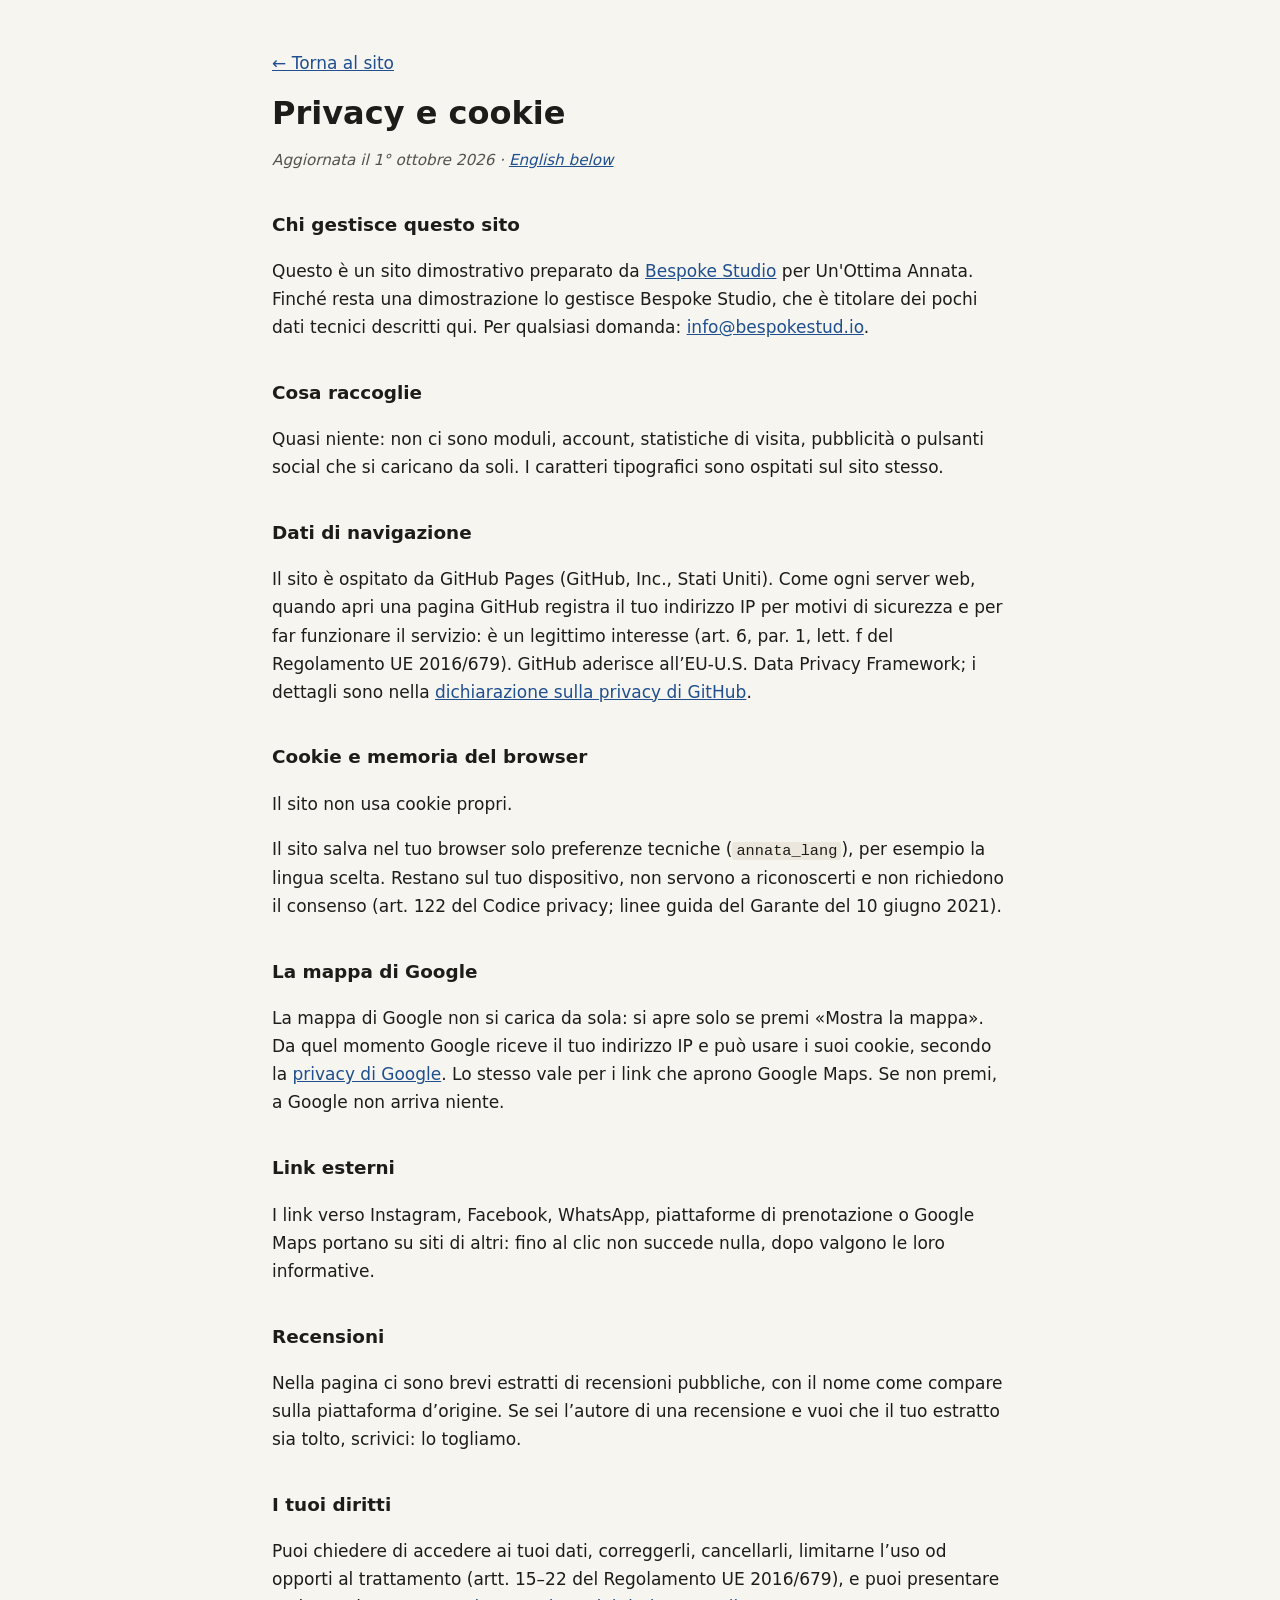
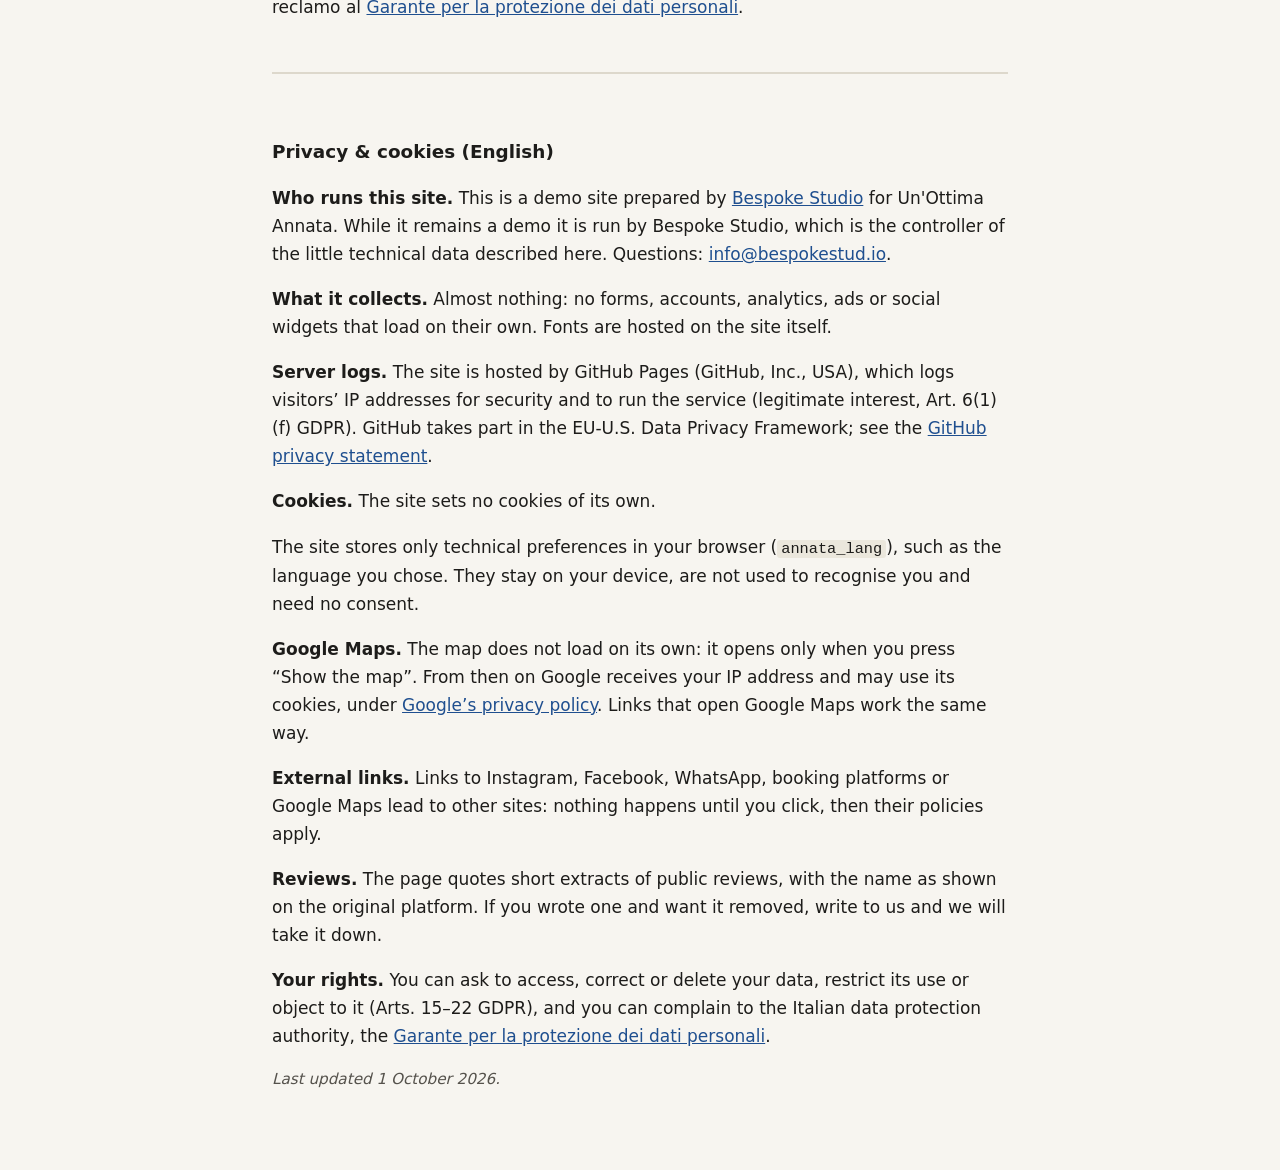
<file: privacy.html>
<!DOCTYPE html>
<html lang="it">
<head>
  <meta charset="UTF-8">
  <meta name="viewport" content="width=device-width, initial-scale=1.0">
  <meta name="robots" content="noindex">
  <title>Privacy e cookie · Un'Ottima Annata</title>
  <meta name="description" content="Informativa privacy e cookie del sito Un'Ottima Annata.">
  <style>
    body { margin: 0; background: #f7f5f0; color: #1d1c1a; font: 17px/1.65 system-ui, -apple-system, "Segoe UI", Roboto, sans-serif; }
    main { max-width: 46rem; margin: 0 auto; padding: 32px 20px 64px; }
    h1 { font-size: 2rem; line-height: 1.2; margin: 0.4em 0 0.2em; }
    h2 { font-size: 1.15rem; margin: 2em 0 0.4em; }
    a { color: #1f4f8f; }
    .data { color: #55524c; font-style: italic; font-size: 0.95rem; }
    .en { margin-top: 3em; padding-top: 1.5em; border-top: 2px solid #ddd8cc; }
    code { font-size: 0.9em; background: #ebe7dc; padding: 0 4px; border-radius: 3px; }
  </style>
</head>
<body>
<main>
  <p><a href="index.html">← Torna al sito</a></p>
  <h1>Privacy e cookie</h1>
  <p class="data">Aggiornata il 1° ottobre 2026 · <a href="#english" lang="en">English below</a></p>
  <h2>Chi gestisce questo sito</h2>
  <p>Questo è un sito dimostrativo preparato da <a href="https://bespokestud.io" rel="noopener">Bespoke Studio</a> per Un'Ottima Annata. Finché resta una dimostrazione lo gestisce Bespoke Studio, che è titolare dei pochi dati tecnici descritti qui. Per qualsiasi domanda: <a href="mailto:info@bespokestud.io">info@bespokestud.io</a>.</p>
  <h2>Cosa raccoglie</h2>
  <p>Quasi niente: non ci sono moduli, account, statistiche di visita, pubblicità o pulsanti social che si caricano da soli. I caratteri tipografici sono ospitati sul sito stesso.</p>
  <h2>Dati di navigazione</h2>
  <p>Il sito è ospitato da GitHub Pages (GitHub, Inc., Stati Uniti). Come ogni server web, quando apri una pagina GitHub registra il tuo indirizzo IP per motivi di sicurezza e per far funzionare il servizio: è un legittimo interesse (art. 6, par. 1, lett. f del Regolamento UE 2016/679). GitHub aderisce all’EU-U.S. Data Privacy Framework; i dettagli sono nella <a href="https://docs.github.com/site-policy/privacy-policies/github-general-privacy-statement" rel="noopener">dichiarazione sulla privacy di GitHub</a>.</p>
  
  <h2>Cookie e memoria del browser</h2>
  <p>Il sito non usa cookie propri.</p>
  <p>Il sito salva nel tuo browser solo preferenze tecniche (<code>annata_lang</code>), per esempio la lingua scelta. Restano sul tuo dispositivo, non servono a riconoscerti e non richiedono il consenso (art. 122 del Codice privacy; linee guida del Garante del 10 giugno 2021).</p>
  <h2>La mappa di Google</h2>
  <p>La mappa di Google non si carica da sola: si apre solo se premi «Mostra la mappa». Da quel momento Google riceve il tuo indirizzo IP e può usare i suoi cookie, secondo la <a href="https://policies.google.com/privacy?hl=it" rel="noopener">privacy di Google</a>. Lo stesso vale per i link che aprono Google Maps. Se non premi, a Google non arriva niente.</p>
  <h2>Link esterni</h2>
  <p>I link verso Instagram, Facebook, WhatsApp, piattaforme di prenotazione o Google Maps portano su siti di altri: fino al clic non succede nulla, dopo valgono le loro informative.</p>
  <h2>Recensioni</h2>
  <p>Nella pagina ci sono brevi estratti di recensioni pubbliche, con il nome come compare sulla piattaforma d’origine. Se sei l’autore di una recensione e vuoi che il tuo estratto sia tolto, scrivici: lo togliamo.</p>
  <h2>I tuoi diritti</h2>
  <p>Puoi chiedere di accedere ai tuoi dati, correggerli, cancellarli, limitarne l’uso od opporti al trattamento (artt. 15–22 del Regolamento UE 2016/679), e puoi presentare reclamo al <a href="https://www.garanteprivacy.it" rel="noopener">Garante per la protezione dei dati personali</a>.</p>
  <div class="en" id="english" lang="en">
    <h2>Privacy &amp; cookies (English)</h2>
    <p><strong>Who runs this site.</strong> This is a demo site prepared by <a href="https://bespokestud.io" rel="noopener">Bespoke Studio</a> for Un'Ottima Annata. While it remains a demo it is run by Bespoke Studio, which is the controller of the little technical data described here. Questions: <a href="mailto:info@bespokestud.io">info@bespokestud.io</a>.</p>
    <p><strong>What it collects.</strong> Almost nothing: no forms, accounts, analytics, ads or social widgets that load on their own. Fonts are hosted on the site itself.</p>
    <p><strong>Server logs.</strong> The site is hosted by GitHub Pages (GitHub, Inc., USA), which logs visitors’ IP addresses for security and to run the service (legitimate interest, Art. 6(1)(f) GDPR). GitHub takes part in the EU-U.S. Data Privacy Framework; see the <a href="https://docs.github.com/site-policy/privacy-policies/github-general-privacy-statement" rel="noopener">GitHub privacy statement</a>.</p>
    
    <p><strong>Cookies.</strong> The site sets no cookies of its own.</p>
    <p>The site stores only technical preferences in your browser (<code>annata_lang</code>), such as the language you chose. They stay on your device, are not used to recognise you and need no consent.</p>
    <p><strong>Google Maps.</strong> The map does not load on its own: it opens only when you press “Show the map”. From then on Google receives your IP address and may use its cookies, under <a href="https://policies.google.com/privacy?hl=en" rel="noopener">Google’s privacy policy</a>. Links that open Google Maps work the same way.</p>
    <p><strong>External links.</strong> Links to Instagram, Facebook, WhatsApp, booking platforms or Google Maps lead to other sites: nothing happens until you click, then their policies apply.</p>
    <p><strong>Reviews.</strong> The page quotes short extracts of public reviews, with the name as shown on the original platform. If you wrote one and want it removed, write to us and we will take it down.</p>
    <p><strong>Your rights.</strong> You can ask to access, correct or delete your data, restrict its use or object to it (Arts. 15–22 GDPR), and you can complain to the Italian data protection authority, the <a href="https://www.garanteprivacy.it" rel="noopener">Garante per la protezione dei dati personali</a>.</p>
    <p class="data">Last updated 1 October 2026.</p>
  </div>
</main>
</body>
</html>
</file>
